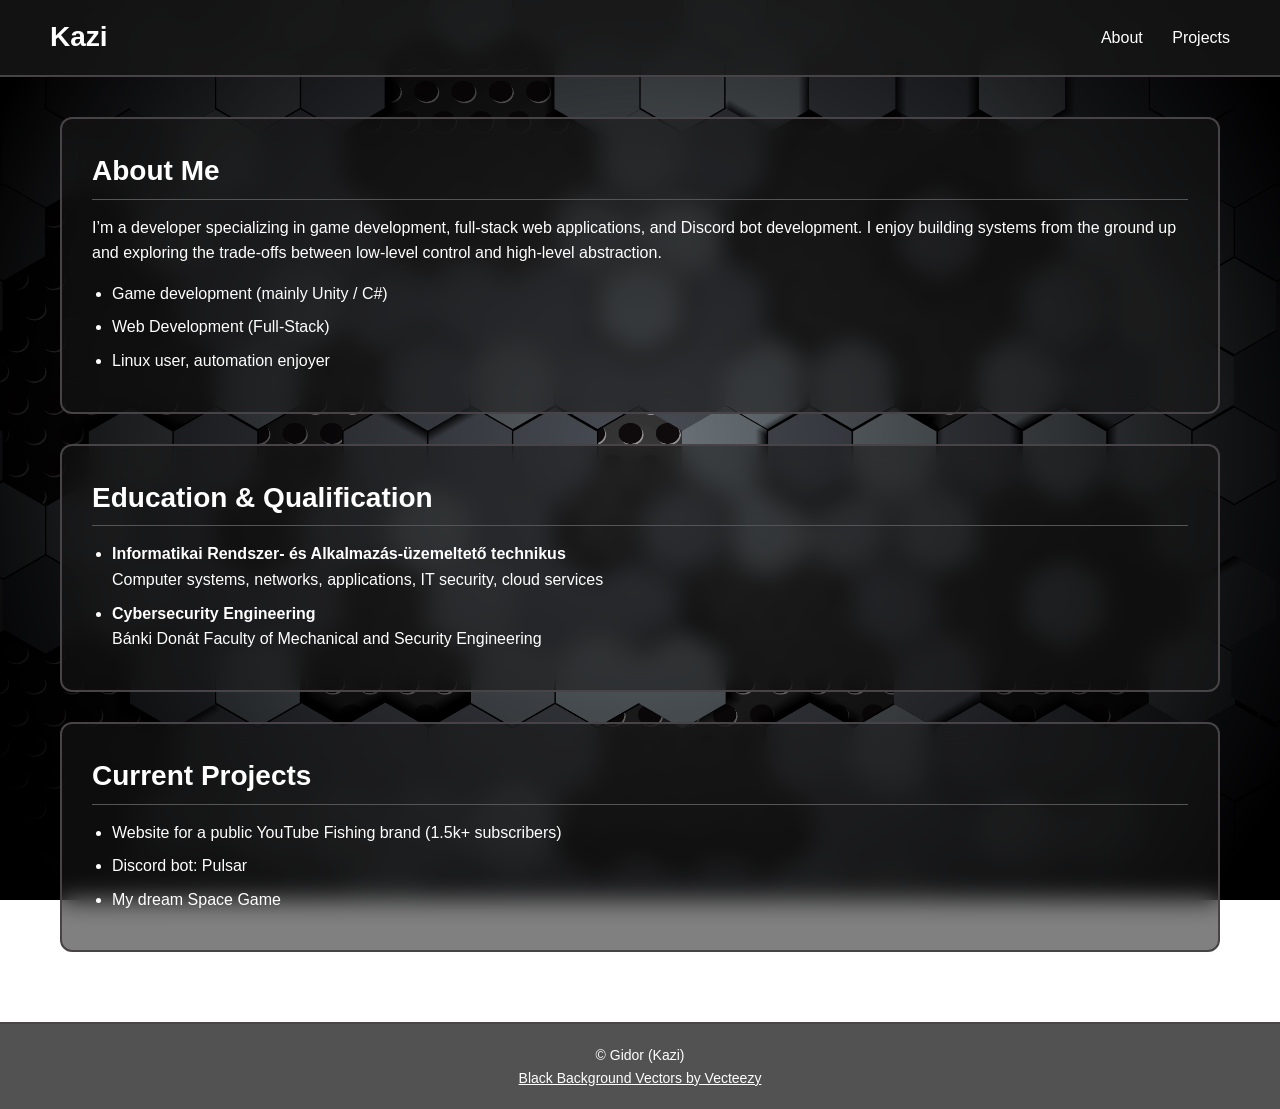
<file: index.html>
<!DOCTYPE html>
<html lang="en">
<head>
    <meta charset="UTF-8">
    <title>MrGidor</title>
    <link rel="stylesheet" href="/assets/css/style.css">
</head>
<body>
<div class="container">
<header>
    <h1>Kazi</h1>
    <nav>
        <a href="/index.html">About</a>
        <a href="/public/projects.html">Projects</a>
    </nav>
</header>

<main>
    <div class="section">
        <h2>About Me</h2>
        <p>
            I’m a developer specializing in game development, full-stack web applications, and Discord bot development. 
            I enjoy building systems from the ground up and exploring the trade-offs between low-level control and high-level abstraction.
        </p>

        <ul class="list">
            <li>Game development (mainly Unity / C#)</li>
            <li>Web Development (Full-Stack)</li>
            <li>Linux user, automation enjoyer</li>
        </ul>
    </div>

    <div class="section">
        <h2>Education & Qualification</h2>
        <ul class="list">
            <li>
                <strong>Informatikai Rendszer- és Alkalmazás-üzemeltető technikus</strong><br>
                Computer systems, networks, applications, IT security, cloud services
            </li>
            <li>
                <strong>Cybersecurity Engineering</strong><br>
                Bánki Donát Faculty of Mechanical and Security Engineering
            </li>
        </ul>
    </div>

    <div class="section">
        <h2>Current Projects</h2>
        <ul class="list">
            <li>Website for a public YouTube Fishing brand (1.5k+ subscribers)</li>
            <li>Discord bot: Pulsar</li>
            <li>My dream Space Game</li>
        </ul>
    </div>
</main>
<footer>
    <p>© <?= date("Y") ?> Gidor (Kazi)</p>
    <a href="https://www.vecteezy.com/free-vector/black-background">Black Background Vectors by Vecteezy</a>
</footer>
</div>
</body>
</html>
</file>
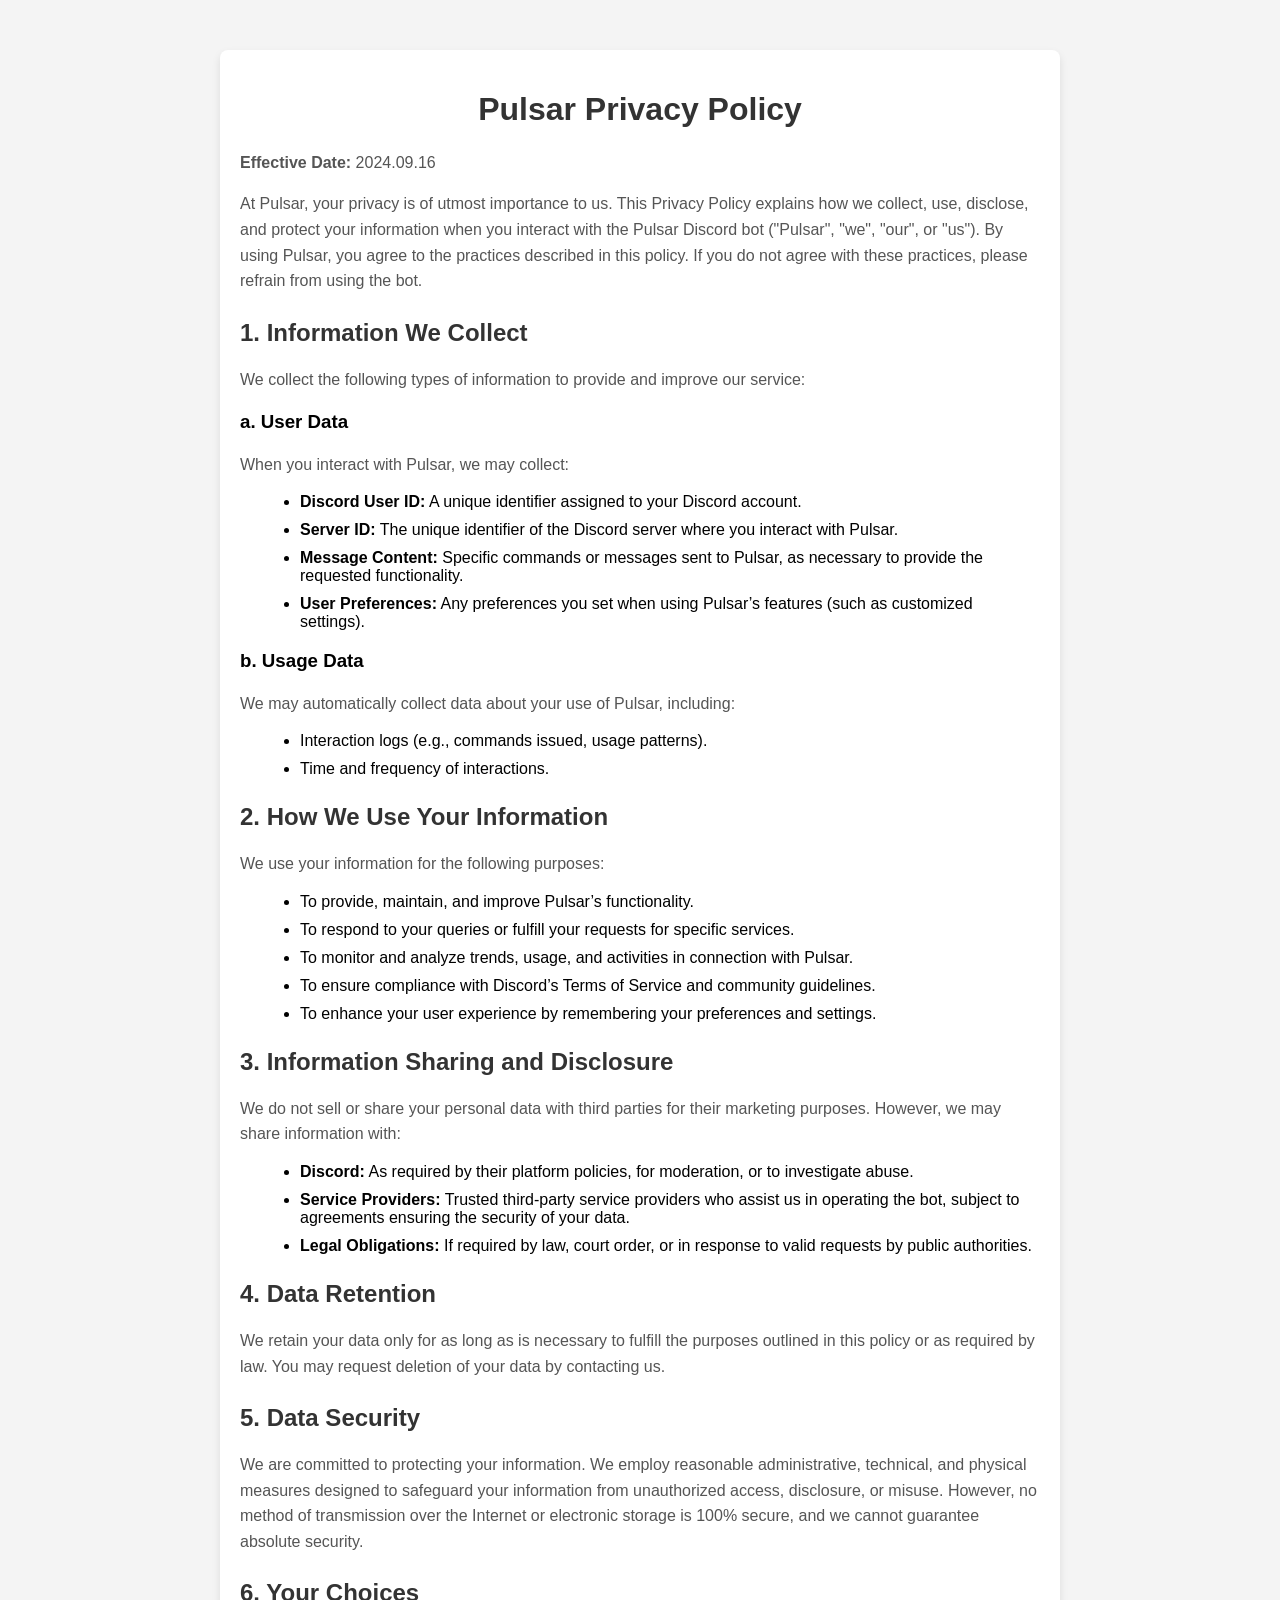
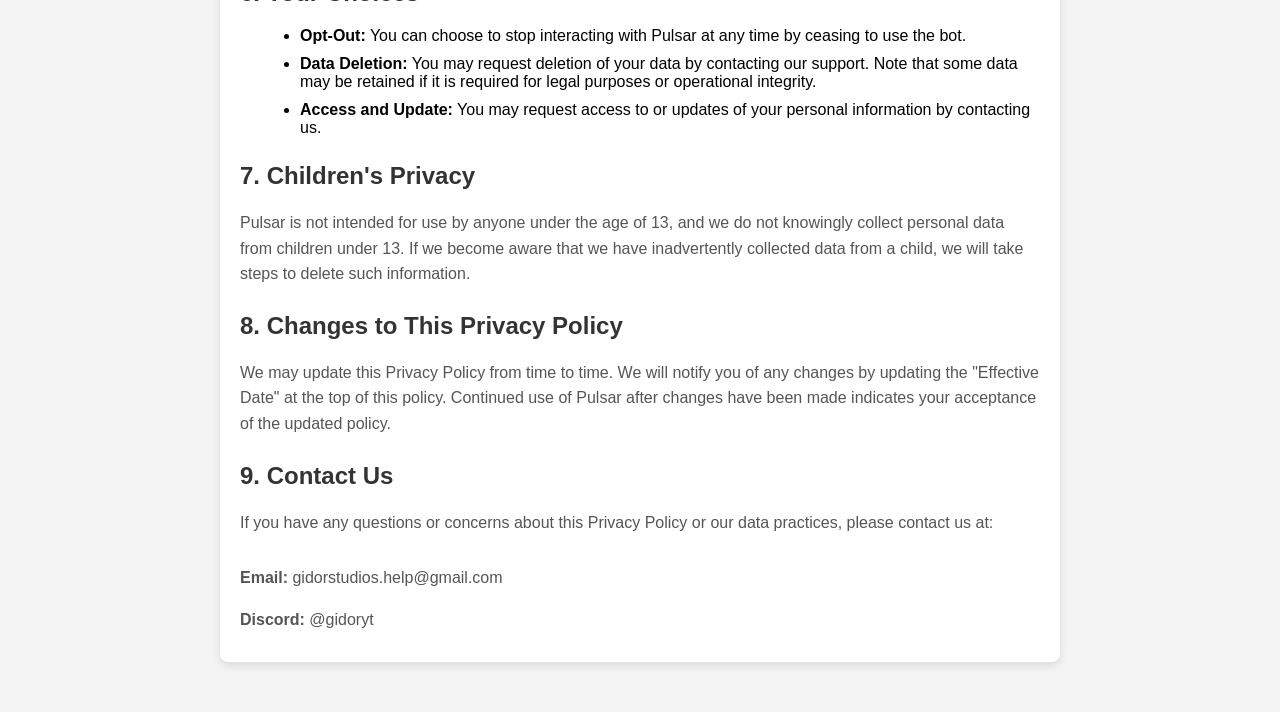
<file: privacy.html>
<!DOCTYPE html>
<html lang="en">

<head>
    <meta charset="UTF-8">
    <meta http-equiv="X-UA-Compatible" content="IE=edge">
    <meta name="viewport" content="width=device-width, initial-scale=1.0">
    <title>Pulsar Discord Bot Privacy Policy</title>
    <style>
        body {
            font-family: Arial, sans-serif;
            background-color: #f4f4f4;
            margin: 0;
            padding: 0;
        }

        .container {
            max-width: 800px;
            margin: 50px auto;
            background-color: white;
            padding: 20px;
            border-radius: 8px;
            box-shadow: 0 4px 8px rgba(0, 0, 0, 0.1);
        }

        h1 {
            text-align: center;
            color: #333;
        }

        h2 {
            color: #333;
            margin-top: 25px;
        }

        p {
            color: #555;
            line-height: 1.6;
        }

        ul {
            margin-left: 20px;
        }

        ul li {
            margin-bottom: 10px;
        }

        .contact-info {
            margin-top: 30px;
        }

        .contact-info p {
            margin-bottom: 10px;
        }
    </style>
</head>

<body>
    <div class="container">
        <h1>Pulsar Privacy Policy</h1>

        <p><strong>Effective Date:</strong> 2024.09.16</p>

        <p>At Pulsar, your privacy is of utmost importance to us. This Privacy Policy explains how we collect, use,
            disclose, and protect your information when you interact with the Pulsar Discord bot ("Pulsar", "we",
            "our", or "us"). By using Pulsar, you agree to the practices described in this policy. If you do not agree
            with these practices, please refrain from using the bot.</p>

        <h2>1. Information We Collect</h2>

        <p>We collect the following types of information to provide and improve our service:</p>

        <h3>a. User Data</h3>
        <p>When you interact with Pulsar, we may collect:</p>
        <ul>
            <li><strong>Discord User ID:</strong> A unique identifier assigned to your Discord account.</li>
            <li><strong>Server ID:</strong> The unique identifier of the Discord server where you interact with Pulsar.</li>
            <li><strong>Message Content:</strong> Specific commands or messages sent to Pulsar, as necessary to provide
                the requested functionality.</li>
            <li><strong>User Preferences:</strong> Any preferences you set when using Pulsar’s features (such as
                customized settings).</li>
        </ul>

        <h3>b. Usage Data</h3>
        <p>We may automatically collect data about your use of Pulsar, including:</p>
        <ul>
            <li>Interaction logs (e.g., commands issued, usage patterns).</li>
            <li>Time and frequency of interactions.</li>
        </ul>

        <h2>2. How We Use Your Information</h2>

        <p>We use your information for the following purposes:</p>
        <ul>
            <li>To provide, maintain, and improve Pulsar’s functionality.</li>
            <li>To respond to your queries or fulfill your requests for specific services.</li>
            <li>To monitor and analyze trends, usage, and activities in connection with Pulsar.</li>
            <li>To ensure compliance with Discord’s Terms of Service and community guidelines.</li>
            <li>To enhance your user experience by remembering your preferences and settings.</li>
        </ul>

        <h2>3. Information Sharing and Disclosure</h2>

        <p>We do not sell or share your personal data with third parties for their marketing purposes. However, we may
            share information with:</p>
        <ul>
            <li><strong>Discord:</strong> As required by their platform policies, for moderation, or to investigate abuse.</li>
            <li><strong>Service Providers:</strong> Trusted third-party service providers who assist us in operating the
                bot, subject to agreements ensuring the security of your data.</li>
            <li><strong>Legal Obligations:</strong> If required by law, court order, or in response to valid requests by
                public authorities.</li>
        </ul>

        <h2>4. Data Retention</h2>

        <p>We retain your data only for as long as is necessary to fulfill the purposes outlined in this policy or as
            required by law. You may request deletion of your data by contacting us.</p>

        <h2>5. Data Security</h2>

        <p>We are committed to protecting your information. We employ reasonable administrative, technical, and physical
            measures designed to safeguard your information from unauthorized access, disclosure, or misuse. However, no
            method of transmission over the Internet or electronic storage is 100% secure, and we cannot guarantee
            absolute security.</p>

        <h2>6. Your Choices</h2>

        <ul>
            <li><strong>Opt-Out:</strong> You can choose to stop interacting with Pulsar at any time by ceasing to use
                the bot.</li>
            <li><strong>Data Deletion:</strong> You may request deletion of your data by contacting our support. Note
                that some data may be retained if it is required for legal purposes or operational integrity.</li>
            <li><strong>Access and Update:</strong> You may request access to or updates of your personal information by
                contacting us.</li>
        </ul>

        <h2>7. Children's Privacy</h2>

        <p>Pulsar is not intended for use by anyone under the age of 13, and we do not knowingly collect personal data
            from children under 13. If we become aware that we have inadvertently collected data from a child, we will
            take steps to delete such information.</p>

        <h2>8. Changes to This Privacy Policy</h2>

        <p>We may update this Privacy Policy from time to time. We will notify you of any changes by updating the
            "Effective Date" at the top of this policy. Continued use of Pulsar after changes have been made indicates
            your acceptance of the updated policy.</p>

        <h2>9. Contact Us</h2>

        <p>If you have any questions or concerns about this Privacy Policy or our data practices, please contact us at:
        </p>

        <div class="contact-info">
            <p><strong>Email:</strong> gidorstudios.help@gmail.com</p>
            <p><strong>Discord:</strong> @gidoryt</p>
        </div>

    </div>
</body>

</html>
</file>
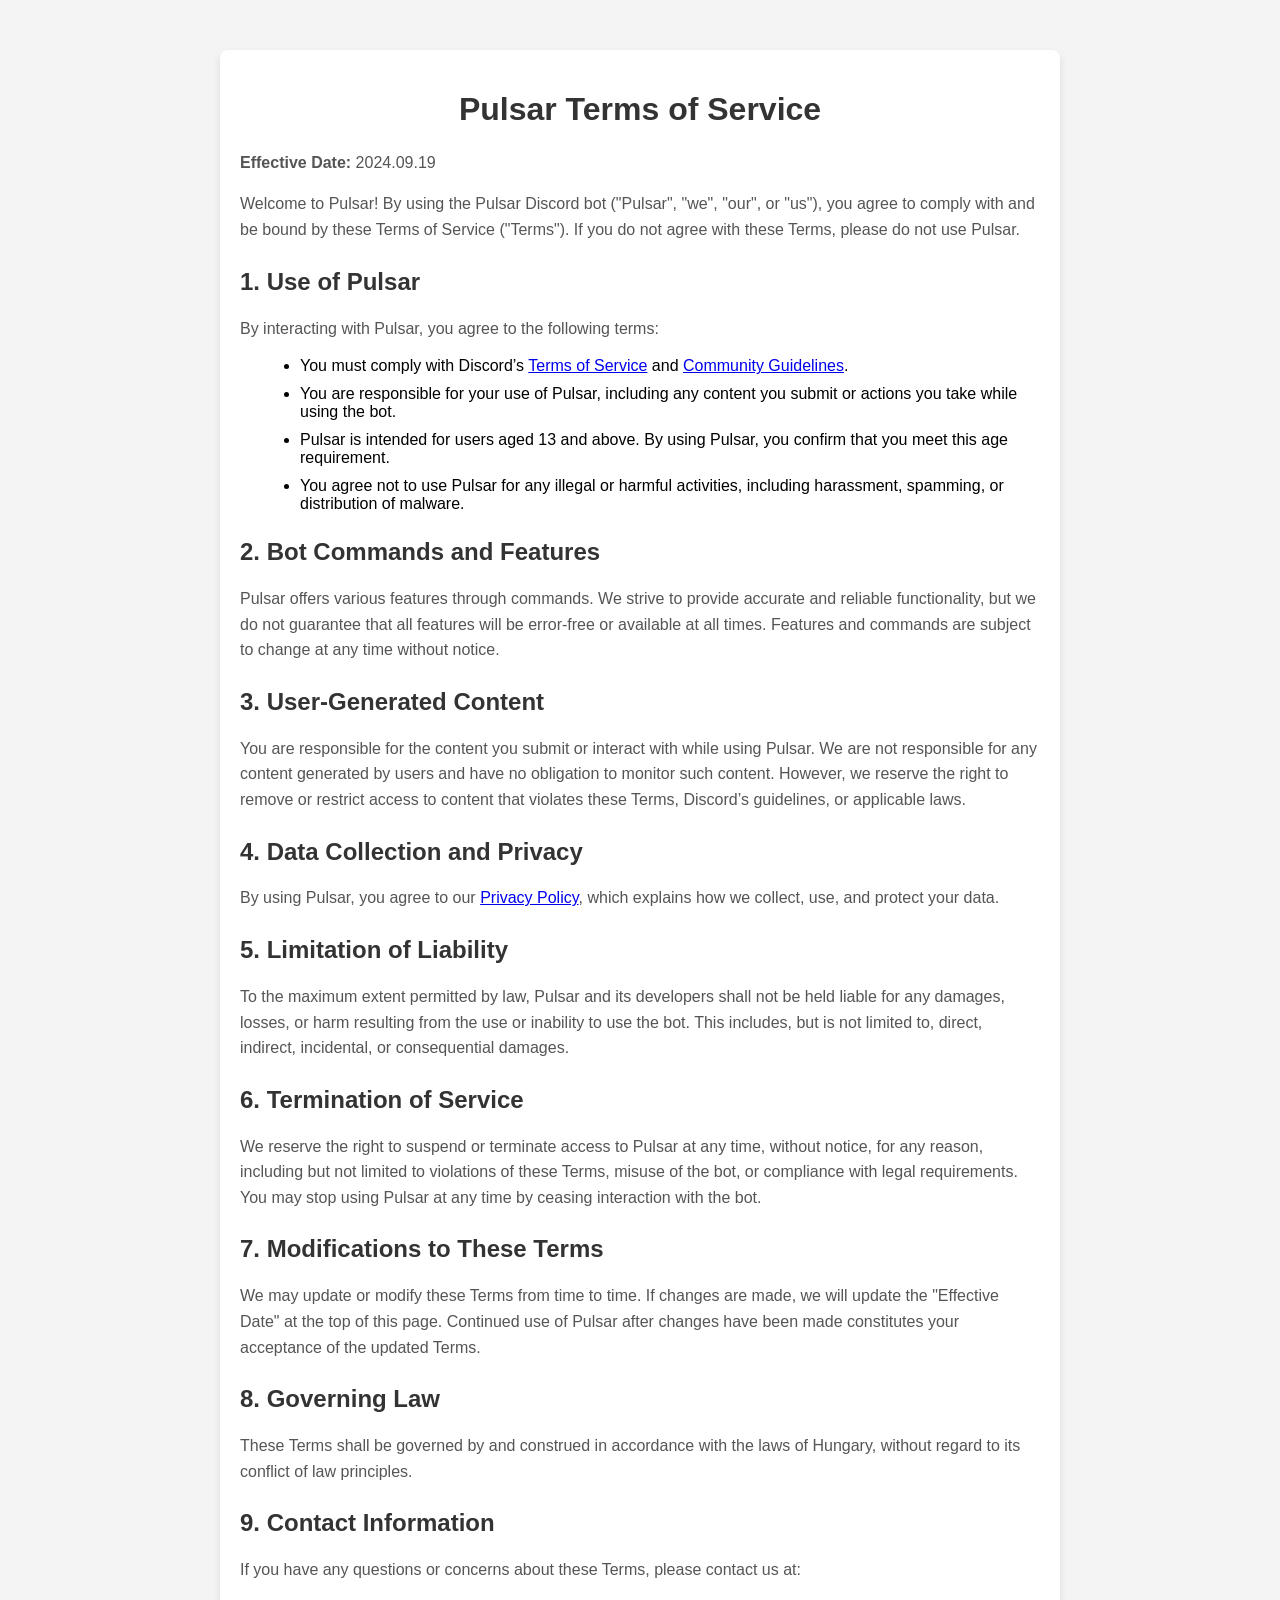
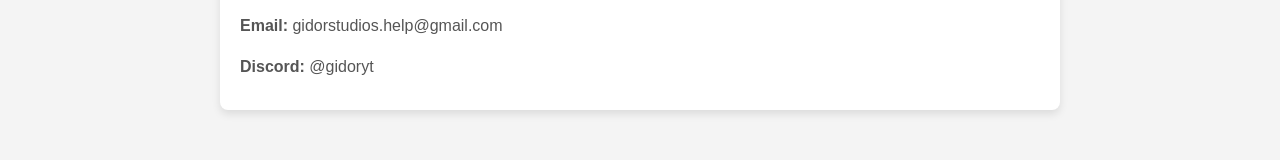
<file: termsofservice.html>
<!DOCTYPE html>
<html lang="en">

<head>
    <meta charset="UTF-8">
    <meta http-equiv="X-UA-Compatible" content="IE=edge">
    <meta name="viewport" content="width=device-width, initial-scale=1.0">
    <title>Pulsar Discord Bot Terms of Service</title>
    <style>
        body {
            font-family: Arial, sans-serif;
            background-color: #f4f4f4;
            margin: 0;
            padding: 0;
        }

        .container {
            max-width: 800px;
            margin: 50px auto;
            background-color: white;
            padding: 20px;
            border-radius: 8px;
            box-shadow: 0 4px 8px rgba(0, 0, 0, 0.1);
        }

        h1 {
            text-align: center;
            color: #333;
        }

        h2 {
            color: #333;
            margin-top: 25px;
        }

        p {
            color: #555;
            line-height: 1.6;
        }

        ul {
            margin-left: 20px;
        }

        ul li {
            margin-bottom: 10px;
        }

        .contact-info {
            margin-top: 30px;
        }

        .contact-info p {
            margin-bottom: 10px;
        }
    </style>
</head>

<body>
    <div class="container">
        <h1>Pulsar Terms of Service</h1>

        <p><strong>Effective Date:</strong> 2024.09.19</p>

        <p>Welcome to Pulsar! By using the Pulsar Discord bot ("Pulsar", "we", "our", or "us"), you agree to comply with and be bound by these Terms of Service ("Terms"). If you do not agree with these Terms, please do not use Pulsar.</p>

        <h2>1. Use of Pulsar</h2>

        <p>By interacting with Pulsar, you agree to the following terms:</p>
        <ul>
            <li>You must comply with Discord’s <a href="https://discord.com/terms" target="_blank">Terms of Service</a> and <a href="https://discord.com/guidelines" target="_blank">Community Guidelines</a>.</li>
            <li>You are responsible for your use of Pulsar, including any content you submit or actions you take while using the bot.</li>
            <li>Pulsar is intended for users aged 13 and above. By using Pulsar, you confirm that you meet this age requirement.</li>
            <li>You agree not to use Pulsar for any illegal or harmful activities, including harassment, spamming, or distribution of malware.</li>
        </ul>

        <h2>2. Bot Commands and Features</h2>

        <p>Pulsar offers various features through commands. We strive to provide accurate and reliable functionality, but we do not guarantee that all features will be error-free or available at all times. Features and commands are subject to change at any time without notice.</p>

        <h2>3. User-Generated Content</h2>

        <p>You are responsible for the content you submit or interact with while using Pulsar. We are not responsible for any content generated by users and have no obligation to monitor such content. However, we reserve the right to remove or restrict access to content that violates these Terms, Discord’s guidelines, or applicable laws.</p>

        <h2>4. Data Collection and Privacy</h2>

        <p>By using Pulsar, you agree to our <a href="privacy.html" target="_blank">Privacy Policy</a>, which explains how we collect, use, and protect your data.</p>

        <h2>5. Limitation of Liability</h2>

        <p>To the maximum extent permitted by law, Pulsar and its developers shall not be held liable for any damages, losses, or harm resulting from the use or inability to use the bot. This includes, but is not limited to, direct, indirect, incidental, or consequential damages.</p>

        <h2>6. Termination of Service</h2>

        <p>We reserve the right to suspend or terminate access to Pulsar at any time, without notice, for any reason, including but not limited to violations of these Terms, misuse of the bot, or compliance with legal requirements. You may stop using Pulsar at any time by ceasing interaction with the bot.</p>

        <h2>7. Modifications to These Terms</h2>

        <p>We may update or modify these Terms from time to time. If changes are made, we will update the "Effective Date" at the top of this page. Continued use of Pulsar after changes have been made constitutes your acceptance of the updated Terms.</p>

        <h2>8. Governing Law</h2>

        <p>These Terms shall be governed by and construed in accordance with the laws of Hungary, without regard to its conflict of law principles.</p>

        <h2>9. Contact Information</h2>

        <p>If you have any questions or concerns about these Terms, please contact us at:</p>

        <div class="contact-info">
            <p><strong>Email:</strong> gidorstudios.help@gmail.com</p>
            <p><strong>Discord:</strong> @gidoryt</p>
        </div>

    </div>
</body>

</html>
</file>
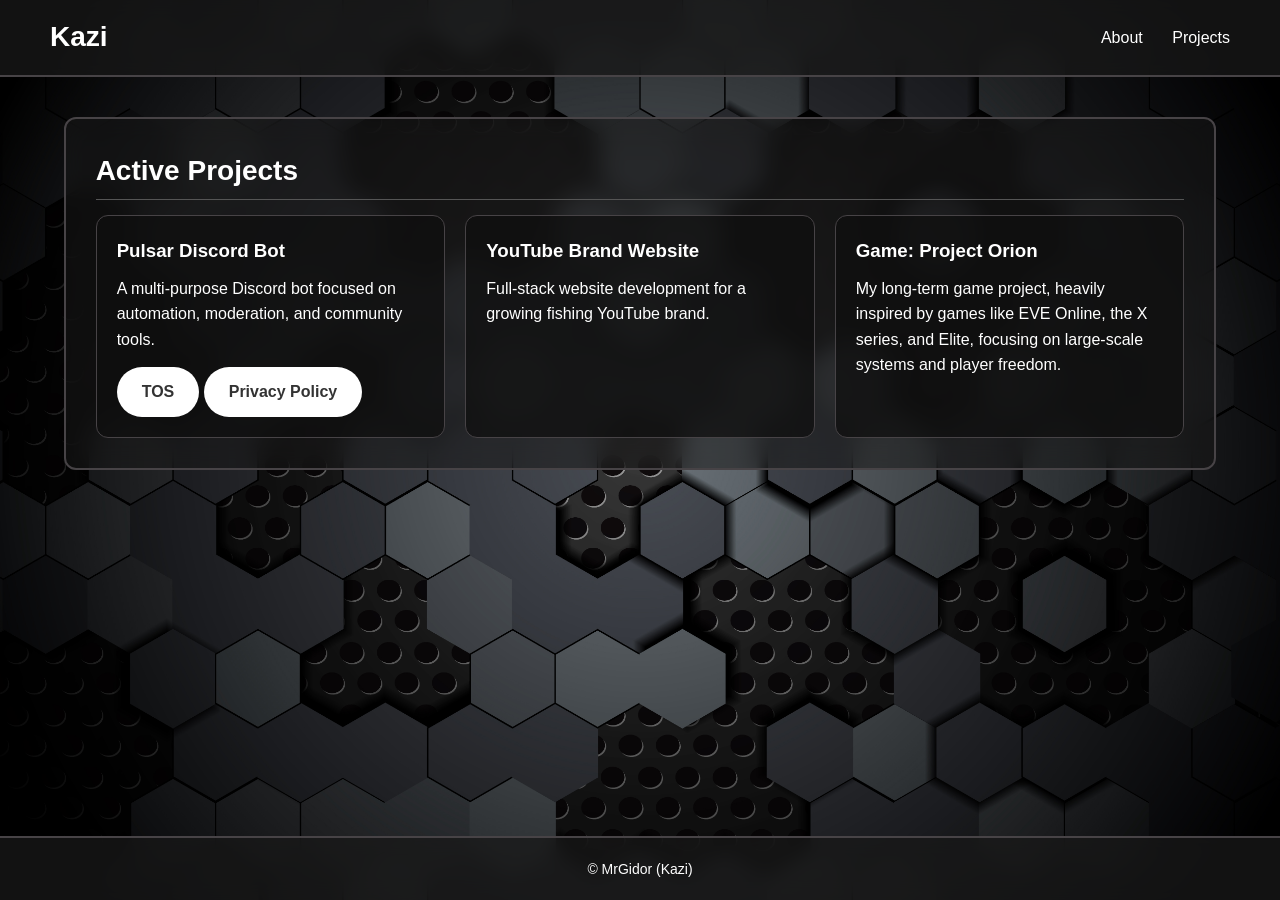
<file: public/projects.html>
<!DOCTYPE html>
<html lang="en">
<head>
    <meta charset="UTF-8">
    <title>MrGidor</title>
    <link rel="stylesheet" href="/assets/css/style.css">
</head>
<body>
<div class="container">
<header>
    <h1>Kazi</h1>
    <nav>
        <a href="/index.html">About</a>
        <a href="/public/projects.html">Projects</a>
    </nav>
</header>

<main>
    <div class="section">
        <h2>Active Projects</h2>

        <div class="project-grid">
            <div class="project-card">
                <h3>Pulsar Discord Bot</h3>
                <p>
                    A multi-purpose Discord bot focused on automation, moderation,
                    and community tools.
                </p>
                <a href="/public/pulsar.html#tos" class="btn">TOS</a>  
                <a href="/public/pulsar.html#privacy" class="btn">Privacy Policy</a>
            </div>

            <div class="project-card">
                <h3>YouTube Brand Website</h3>
                <p>
                    Full-stack website development for a growing fishing YouTube brand.
                </p>
            </div>

            <div class="project-card">
                <h3>Game: Project Orion</h3>
                <p>
                    My long-term game project, heavily inspired by games like EVE Online, the X series, and Elite, focusing on large-scale systems and player freedom.
                </p>
            </div>
        </div>
    </div>
</main>
<footer>
    © <?= date("Y") ?> MrGidor (Kazi)
</footer>
</div>
</body>
</html>
</file>
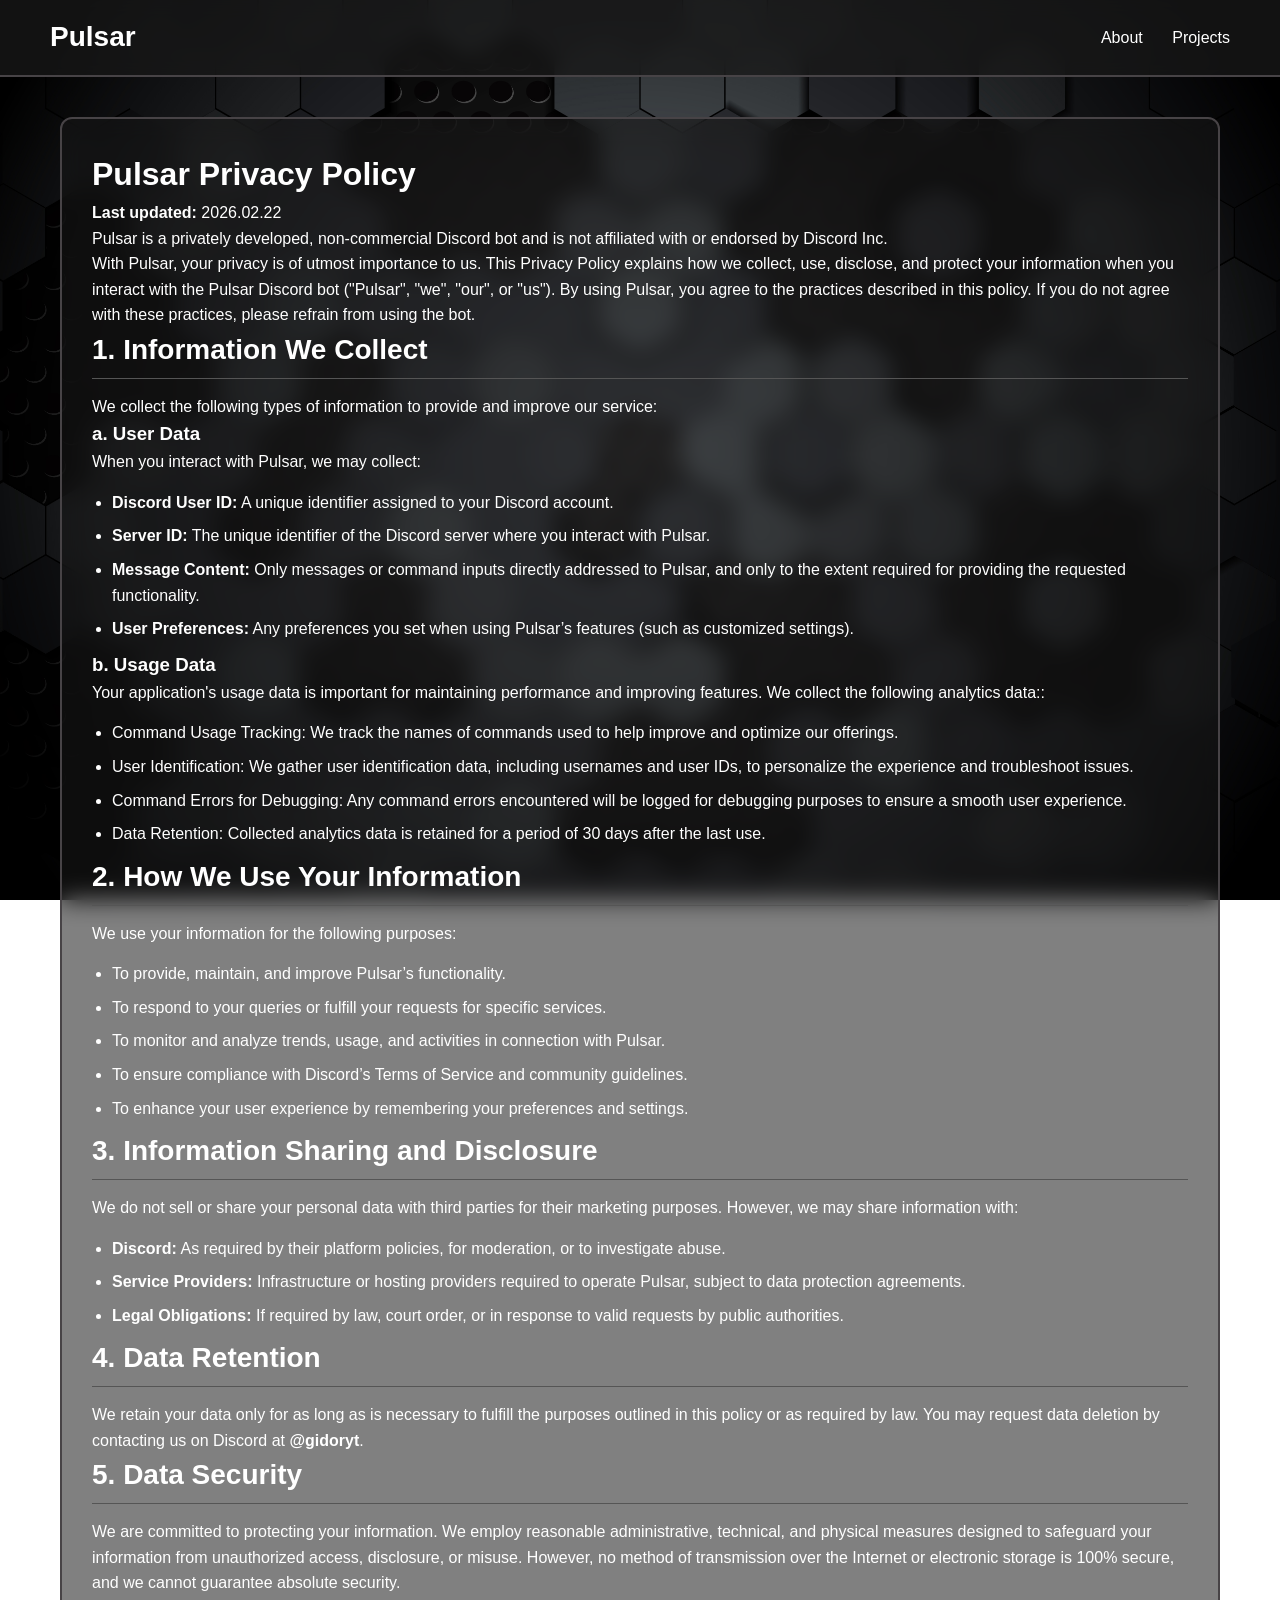
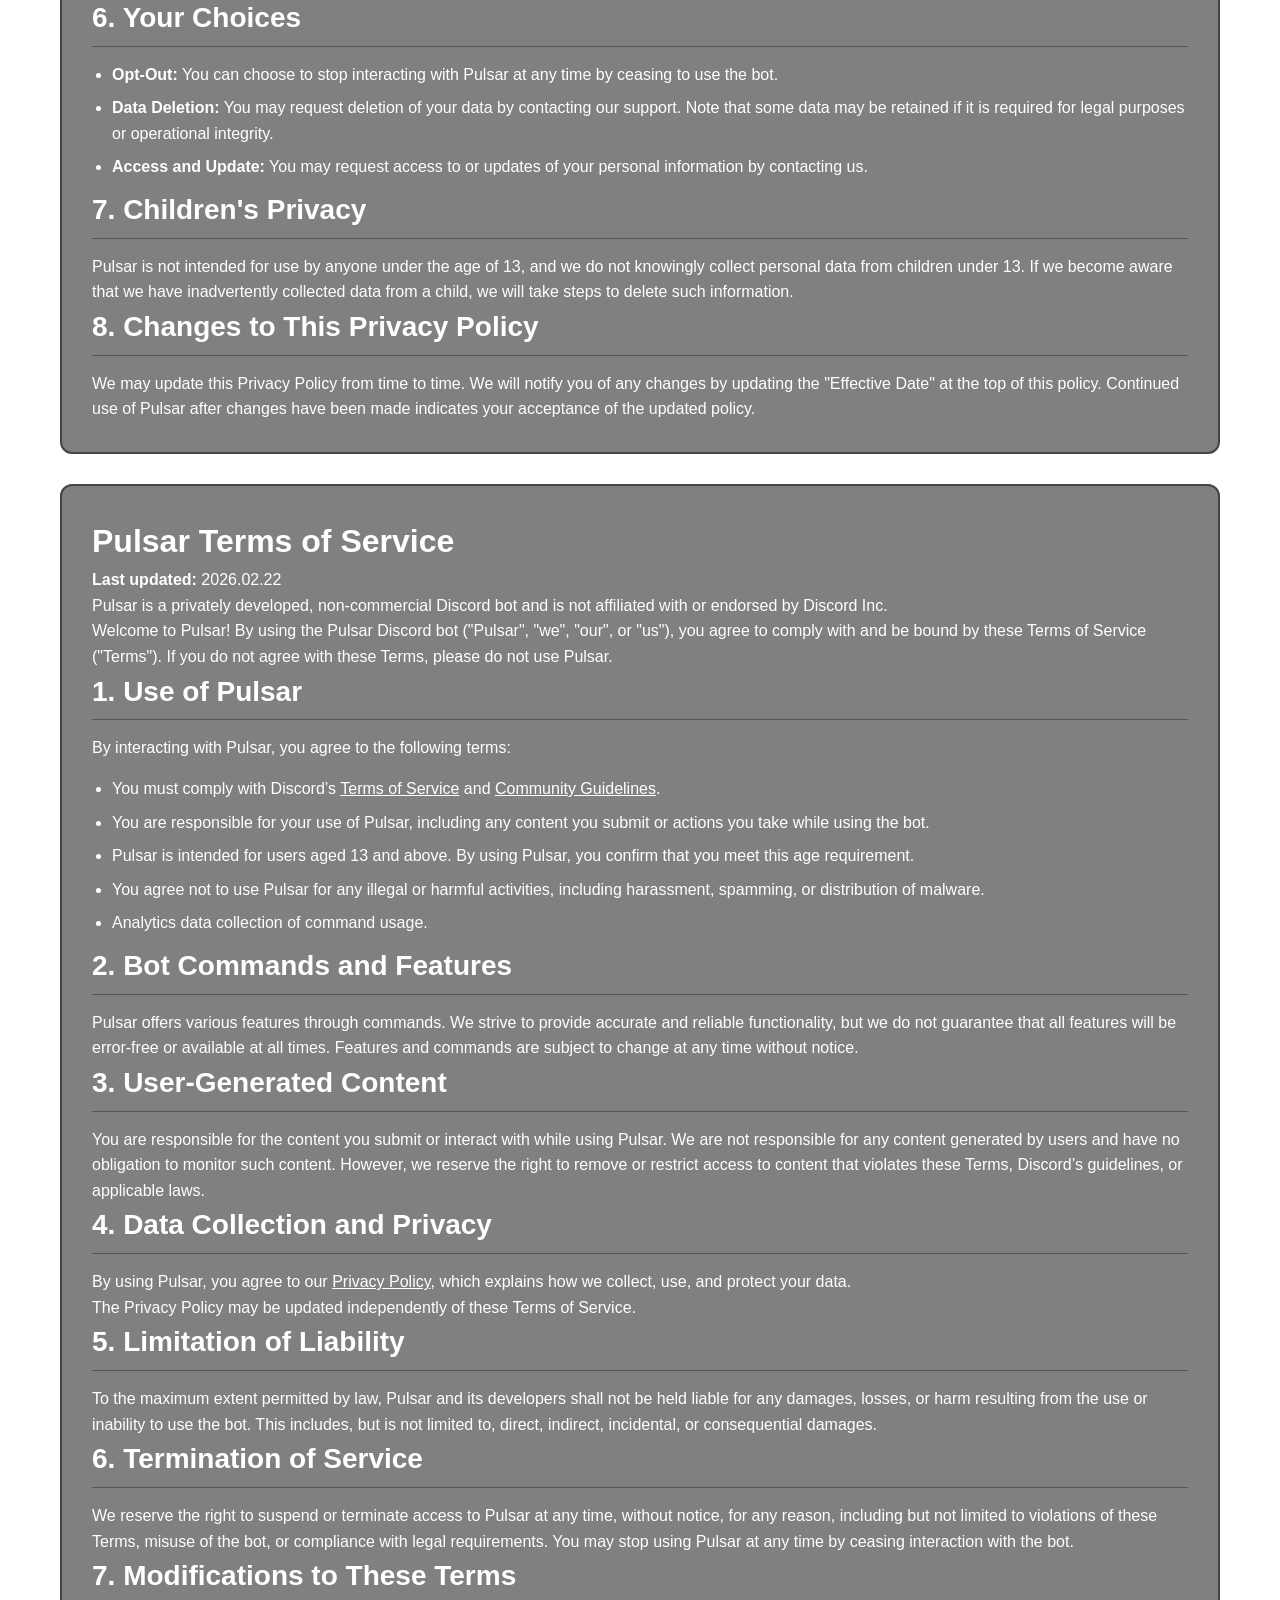
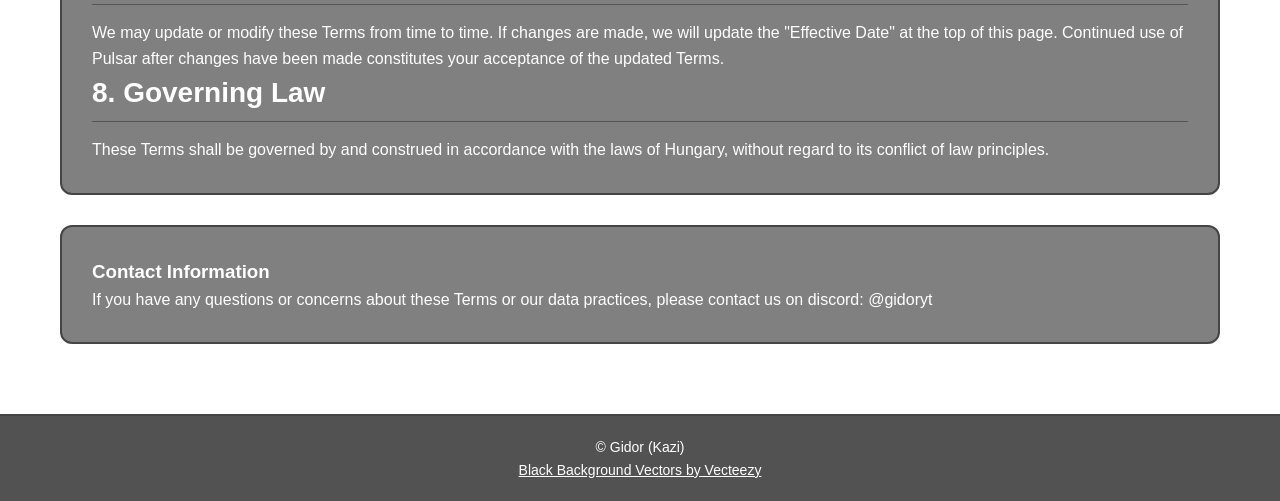
<file: public/pulsar.html>
<!DOCTYPE html>
<html lang="en">
<head>
    <meta charset="UTF-8">
    <title>MrGidor</title>
    <link rel="stylesheet" href="/assets/css/style.css">
</head>
<body>
<div class="container">
<header>
    <h1>Pulsar</h1>
    <nav>
        <a href="/index.html">About</a>
        <a href="/public/projects.html">Projects</a>
    </nav>
</header>

<main>
    <div class="section" id="privacy">
        <h1>Pulsar Privacy Policy</h1>

        <p><strong>Last updated:</strong> 2026.02.22</p>

        <p>
        Pulsar is a privately developed, non-commercial Discord bot and is not
        affiliated with or endorsed by Discord Inc.
        </p>


        <p>With Pulsar, your privacy is of utmost importance to us. This Privacy Policy explains how we collect, use,
            disclose, and protect your information when you interact with the Pulsar Discord bot ("Pulsar", "we",
            "our", or "us"). By using Pulsar, you agree to the practices described in this policy. If you do not agree
            with these practices, please refrain from using the bot.</p>

        <h2>1. Information We Collect</h2>

        <p>We collect the following types of information to provide and improve our service:</p>

        <h3>a. User Data</h3>
        <p>When you interact with Pulsar, we may collect:</p>
        <ul class="list">
            <li><strong>Discord User ID:</strong> A unique identifier assigned to your Discord account.</li>
            <li><strong>Server ID:</strong> The unique identifier of the Discord server where you interact with Pulsar.</li>
            <li><strong>Message Content:</strong> Only messages or command inputs
            directly addressed to Pulsar, and only to the extent required for
            providing the requested functionality.</li>
            <li><strong>User Preferences:</strong> Any preferences you set when using Pulsar’s features (such as
                customized settings).</li>
        </ul>

        <h3>b. Usage Data</h3>
        <p>Your application's usage data is important for maintaining performance and improving features. We collect the following analytics data::</p>
        <ul class="list">
            <li>Command Usage Tracking: We track the names of commands used to help improve and optimize our offerings.</li>
            <li>User Identification: We gather user identification data, including usernames and user IDs, to personalize the experience and troubleshoot issues.</li>
            <li>Command Errors for Debugging: Any command errors encountered will be logged for debugging purposes to ensure a smooth user experience.</li>
            <li>Data Retention: Collected analytics data is retained for a period of 30 days after the last use.</li>
        </ul>

        <h2>2. How We Use Your Information</h2>

        <p>We use your information for the following purposes:</p>
        <ul class="list">
            <li>To provide, maintain, and improve Pulsar’s functionality.</li>
            <li>To respond to your queries or fulfill your requests for specific services.</li>
            <li>To monitor and analyze trends, usage, and activities in connection with Pulsar.</li>
            <li>To ensure compliance with Discord’s Terms of Service and community guidelines.</li>
            <li>To enhance your user experience by remembering your preferences and settings.</li>
        </ul>

        <h2>3. Information Sharing and Disclosure</h2>

        <p>We do not sell or share your personal data with third parties for their marketing purposes. However, we may
            share information with:</p>
        <ul class="list">
            <li><strong>Discord:</strong> As required by their platform policies, for moderation, or to investigate abuse.</li>
            <li><strong>Service Providers:</strong> Infrastructure or hosting
            providers required to operate Pulsar, subject to data protection
            agreements.</li>
            <li><strong>Legal Obligations:</strong> If required by law, court order, or in response to valid requests by
                public authorities.</li>
        </ul>

        <h2>4. Data Retention</h2>

        <p>We retain your data only for as long as is necessary to fulfill the purposes outlined in this policy or as required by law. You may request
        data deletion by contacting us on Discord at <strong>@gidoryt</strong>.</p>


        <h2>5. Data Security</h2>

        <p>We are committed to protecting your information. We employ reasonable administrative, technical, and physical
            measures designed to safeguard your information from unauthorized access, disclosure, or misuse. However, no
            method of transmission over the Internet or electronic storage is 100% secure, and we cannot guarantee
            absolute security.</p>

        <h2>6. Your Choices</h2>

        <ul class="list">
            <li><strong>Opt-Out:</strong> You can choose to stop interacting with Pulsar at any time by ceasing to use
                the bot.</li>
            <li><strong>Data Deletion:</strong> You may request deletion of your data by contacting our support. Note
                that some data may be retained if it is required for legal purposes or operational integrity.</li>
            <li><strong>Access and Update:</strong> You may request access to or updates of your personal information by
                contacting us.</li>
        </ul>

        <h2>7. Children's Privacy</h2>

        <p>Pulsar is not intended for use by anyone under the age of 13, and we do not knowingly collect personal data
            from children under 13. If we become aware that we have inadvertently collected data from a child, we will
            take steps to delete such information.</p>

        <h2>8. Changes to This Privacy Policy</h2>

        <p>We may update this Privacy Policy from time to time. We will notify you of any changes by updating the
            "Effective Date" at the top of this policy. Continued use of Pulsar after changes have been made indicates
            your acceptance of the updated policy.</p>
    </div>

    <div class="section" id="tos">
        <h1>Pulsar Terms of Service</h1>

        <p><strong>Last updated:</strong> 2026.02.22</p>

        <p>
        Pulsar is a privately developed, non-commercial Discord bot and is not
        affiliated with or endorsed by Discord Inc.
        </p>

        <p>Welcome to Pulsar! By using the Pulsar Discord bot ("Pulsar", "we", "our", or "us"), you agree to comply with and be bound by these Terms of Service ("Terms"). If you do not agree with these Terms, please do not use Pulsar.</p>

        <h2>1. Use of Pulsar</h2>

        <p>By interacting with Pulsar, you agree to the following terms:</p>
        <ul class="list">
            <li>You must comply with Discord’s <a href="https://discord.com/terms" target="_blank">Terms of Service</a> and <a href="https://discord.com/guidelines" target="_blank">Community Guidelines</a>.</li>
            <li>You are responsible for your use of Pulsar, including any content you submit or actions you take while using the bot.</li>
            <li>Pulsar is intended for users aged 13 and above. By using Pulsar, you confirm that you meet this age requirement.</li>
            <li>You agree not to use Pulsar for any illegal or harmful activities, including harassment, spamming, or distribution of malware.</li>
            <li>Analytics data collection of command usage.</li>
        </ul>

        <h2>2. Bot Commands and Features</h2>

        <p>Pulsar offers various features through commands. We strive to provide accurate and reliable functionality, but we do not guarantee that all features will be error-free or available at all times. Features and commands are subject to change at any time without notice.</p>

        <h2>3. User-Generated Content</h2>

        <p>You are responsible for the content you submit or interact with while using Pulsar. We are not responsible for any content generated by users and have no obligation to monitor such content. However, we reserve the right to remove or restrict access to content that violates these Terms, Discord’s guidelines, or applicable laws.</p>

        <h2>4. Data Collection and Privacy</h2>

        <p>By using Pulsar, you agree to our <a href="pulsar.html#privacy">Privacy Policy</a>, which explains how we collect, use, and protect your data.</p>
        <p>The Privacy Policy may be updated independently of these Terms of Service.</p>

        <h2>5. Limitation of Liability</h2>

        <p>To the maximum extent permitted by law, Pulsar and its developers shall not be held liable for any damages, losses, or harm resulting from the use or inability to use the bot. This includes, but is not limited to, direct, indirect, incidental, or consequential damages.</p>

        <h2>6. Termination of Service</h2>

        <p>We reserve the right to suspend or terminate access to Pulsar at any time, without notice, for any reason, including but not limited to violations of these Terms, misuse of the bot, or compliance with legal requirements. You may stop using Pulsar at any time by ceasing interaction with the bot.</p>

        <h2>7. Modifications to These Terms</h2>

        <p>We may update or modify these Terms from time to time. If changes are made, we will update the "Effective Date" at the top of this page. Continued use of Pulsar after changes have been made constitutes your acceptance of the updated Terms.</p>

        <h2>8. Governing Law</h2>

        <p>These Terms shall be governed by and construed in accordance with the laws of Hungary, without regard to its conflict of law principles.</p>
    </div>

    <div class="section" id="contact">
        <h3>Contact Information</h3>

        <p>If you have any questions or concerns about these Terms or our data practices, please contact us on discord: @gidoryt
        </p>
    </div>
</main>
<footer>
    <p>© <?= date("Y") ?> Gidor (Kazi)</p>
    <a href="https://www.vecteezy.com/free-vector/black-background">Black Background Vectors by Vecteezy</a>
</footer>
</div>
</body>
</html>
</file>
<file: assets/css/style.css>
* {
    margin: 0;
    padding: 0;
    box-sizing: border-box;
    font-family: "Poppins", sans-serif;
}

body {
    background: url('/assets/img/bg.jpg') no-repeat center center fixed;
    background-size: cover;
    color: #fff;
    line-height: 1.6;
}

header {
    background: rgba(25, 25, 25, 0.75);
    backdrop-filter: blur(10px);
    padding: 15px 50px;
    display: flex;
    justify-content: space-between;
    align-items: center;
    border-bottom: 2px solid #474346;
}

header h1 {
    font-size: 28px;
}

.list {
    margin-top: 15px;
    padding-left: 20px;
}

.list li {
    margin-bottom: 8px;
}

nav a {
    margin-left: 25px;
    color: #fff;
    text-decoration: none;
    font-weight: 500;
    transition: color 0.3s;
}

nav a:hover {
    color: #ffd700;
}

.container {
    display: flex;
    flex-direction: column;
    min-height: 100vh;
}

main {
    max-width: 1200px;
    margin: 40px auto;
    flex: 1;
    padding: 0 20px;
}

.section {
    background: rgba(25, 25, 25, 0.55);
    backdrop-filter: blur(12px);
    border: 2px solid #474346;
    border-radius: 12px;
    padding: 30px;
    margin-bottom: 30px;
}

footer a {
    color: white;
}


ul li a {
    color: white;
}


p a {
    color: white;
}


.section h2 {
    font-size: 28px;
    margin-bottom: 15px;
    border-bottom: 1px solid #555;
    padding-bottom: 5px;
}

.section p {
    font-size: 16px;
}

.btn {
    display: inline-block;
    padding: 12px 25px;
    font-size: 16px;
    font-weight: 600;
    border-radius: 40px;
    background: #fff;
    color: #333;
    text-decoration: none;
    margin-top: 15px;
    transition: transform 0.2s, background 0.3s;
}

.btn:hover {
    transform: translateY(-2px);
    background: #f0f0f0;
}

.project-grid {
    display: grid;
    grid-template-columns: repeat(auto-fit, minmax(280px, 1fr));
    gap: 20px;
}

.project-card {
    background: rgba(15, 15, 15, 0.75);
    border: 1px solid #474346;
    border-radius: 12px;
    padding: 20px;
}

.project-card h3 {
    margin-bottom: 10px;
}

footer {
    text-align: center;
    padding: 20px;
    background: rgba(25, 25, 25, 0.75);
    backdrop-filter: blur(10px);
    border-top: 2px solid #474346;
    font-size: 14px;
}

@media (max-width: 768px) {
    header {
        flex-direction: column;
        align-items: flex-start;
    }

    nav {
        margin-top: 10px;
    }

    nav a {
        margin-left: 0;
        margin-right: 15px;
    }
}
</file>
